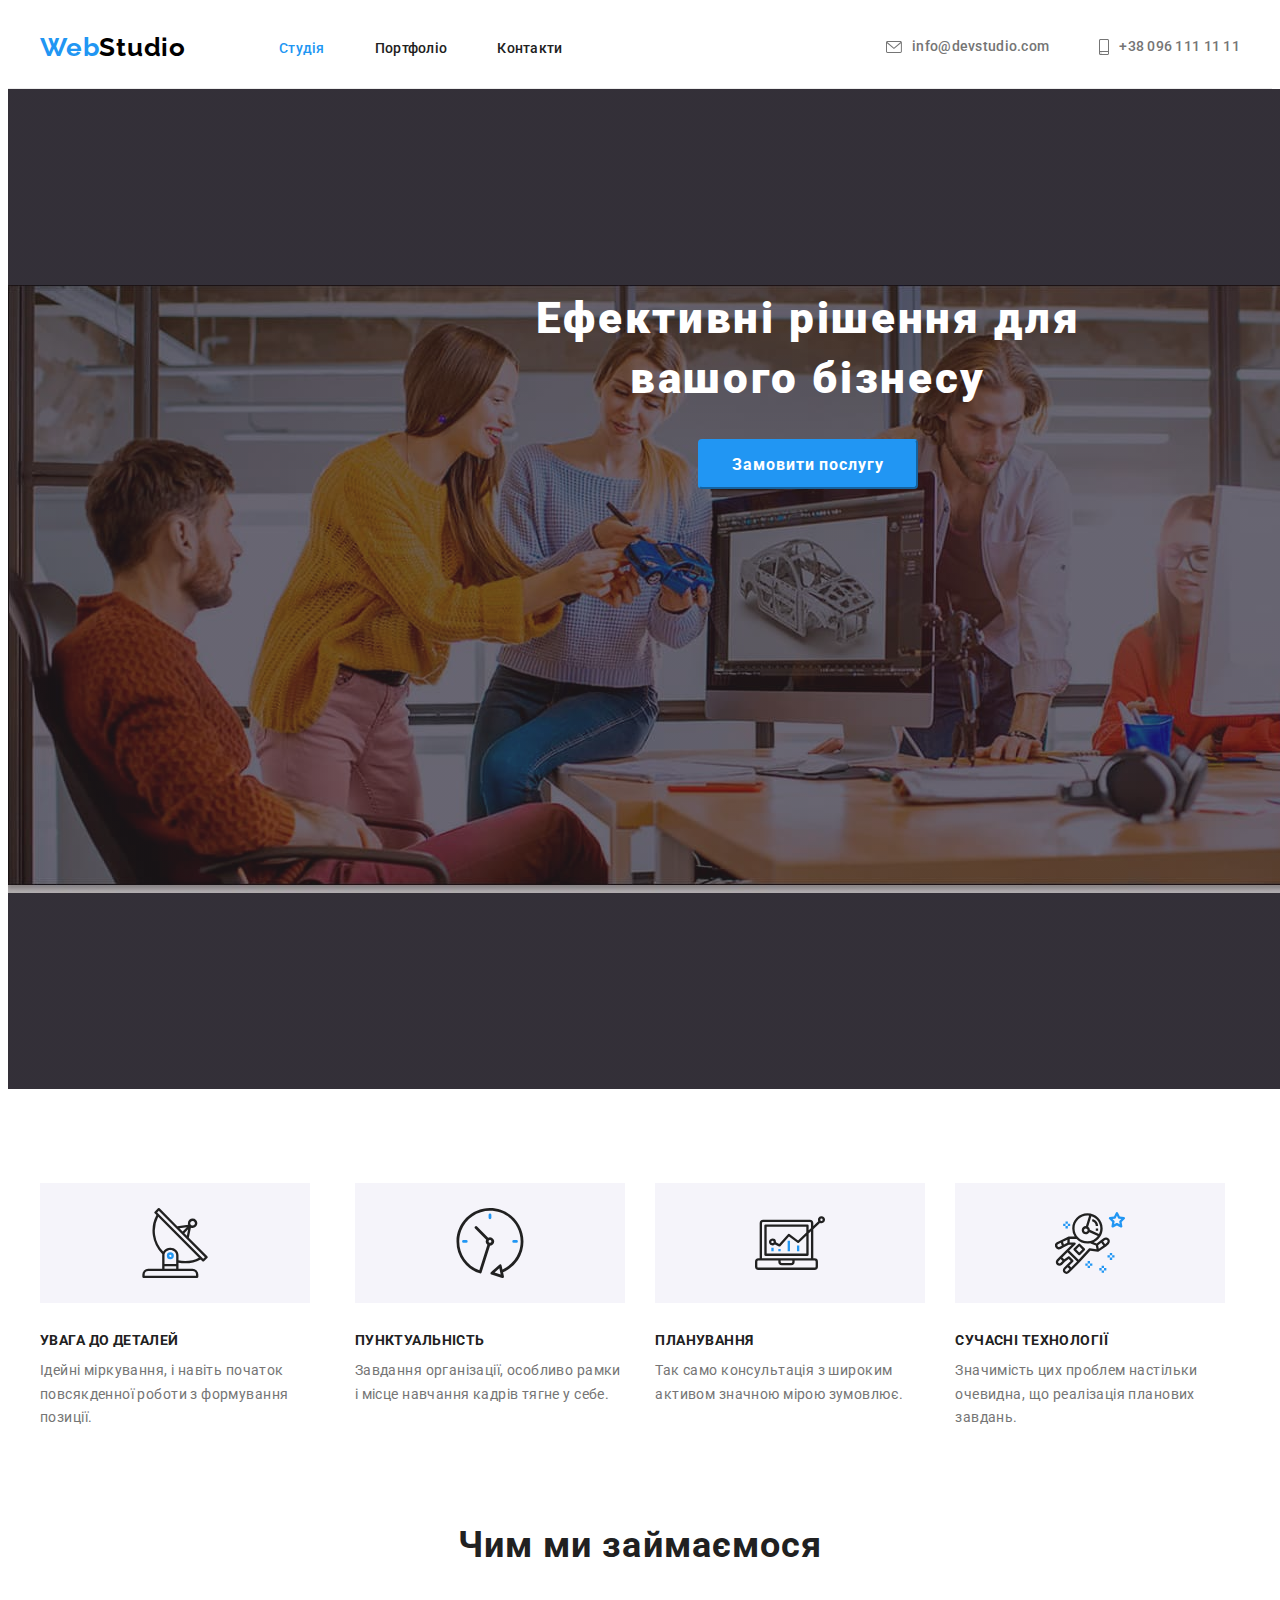
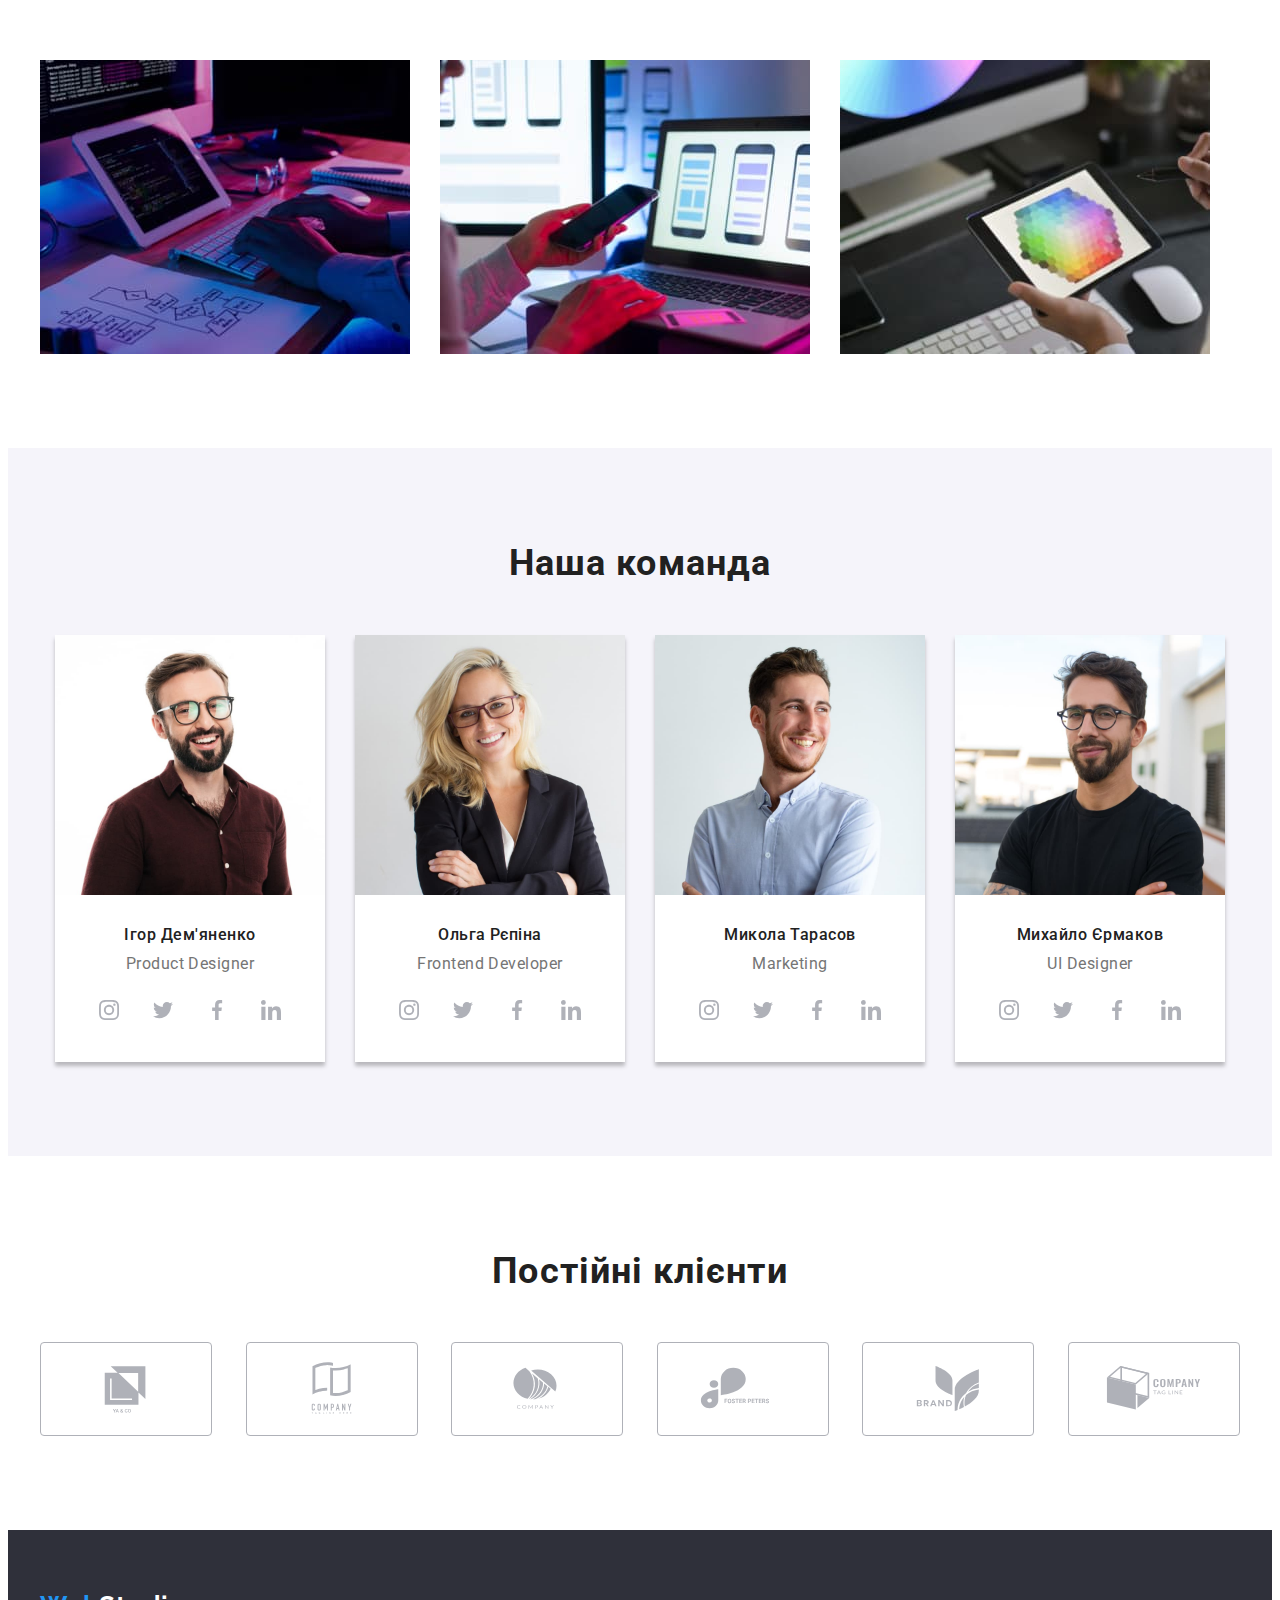
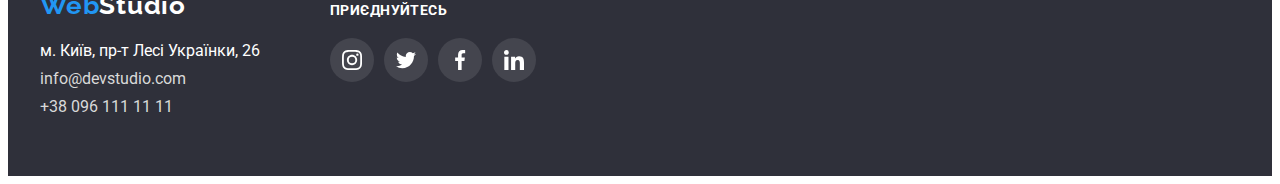
<file: index.html>
<!DOCTYPE html>
<html lang="uk">
  <head>
    <meta charset="UTF-8" />
    <meta http-equiv="X-UA-Compatible" content="IE=edge" />
    <meta name="viewport" content="width=device-width, initial-scale=1.0" />
    <title>Студія</title>
    <link rel="preconnect" href="https://fonts.googleapis.com" />
    <link rel="preconnect" href="https://fonts.gstatic.com" crossorigin />
    <link
      href="https://fonts.googleapis.com/css2?family=Raleway:wght@700&family=Roboto:wght@400;500;700;900&display=swap"
      rel="stylesheet"
    />
    <link
      rel="stylesheet"
      href="https://cdnjs.cloudflare.com/ajax/libs/modern-normalize/1.1.0/modern-normalize.min.css"
      integrity="sha512-wpPYUAdjBVSE4KJnH1VR1HeZfpl1ub8YT/NKx4PuQ5NmX2tKuGu6U/JRp5y+Y8XG2tV+wKQpNHVUX03MfMFn9Q=="
      crossorigin="anonymous"
      referrerpolicy="no-referrer"
    />
    <link rel="stylesheet" href="./css/styles.css" />
  </head>

  <body>
    <header class="header">
      <div class="header-nav container">
        <a href="./index.html" lang="en" class="site-logo link"
          ><span class="site-logo-web">Web</span>Studio</a
        >
        <nav class="site-nav">
          <ul class="list nav-list">
            <li class="item">
              <a href="./index.html" class="nav-link link link-active"
                >Студія</a
              >
            </li>
            <li class="item">
              <a href="./portfolio.html" class="nav-link link">Портфоліо</a>
            </li>
            <li class="item"><a href="" class="nav-link link">Контакти</a></li>
          </ul>
        </nav>
        <ul class="list contacts">
          <li class="item">
            <a href="mailto:info@devstudio.com" class="link mailto">
              <svg width="16" height="12" class="envelope">
                <use href="./images/icons.svg#icon-envelope"></use>
              </svg>
              info@devstudio.com</a
            >
          </li>
          <li class="item">
            <a href="tel:+380961111111" class="link tel">
              <svg width="10" height="16" class="smartphone">
                <use href="./images/icons.svg#icon-smartphone"></use>
              </svg>
              +38 096 111 11 11</a
            >
          </li>
        </ul>
      </div>
    </header>
    <main>
      <!-- Герой -->
      <section class="hero section">
        <h1 class="hero-title">
          Ефективні рішення для <br />
          вашого бізнесу
        </h1>
        <button type="button" class="button">Замовити послугу</button>
      </section>
      <!-- Особливості -->
      <section class="special section">
        <div class="container">
          <h2 class="hidden-header">Особливості</h2>
          <ul class="list special-list">
            <li class="item">
              <div class="special-image">
                <svg width="70" height="70" class="spesial-icon">
                  <use href="./images/icons.svg#icon-antenna"></use>
                </svg>
              </div>
              <h3 class="spesial-header">УВАГА ДО ДЕТАЛЕЙ</h3>
              <p class="special-text">
                Ідейні міркування, і навіть початок повсякденної роботи з
                формування позиції.
              </p>
            </li>
            <li class="item">
              <div class="special-image">
                <svg width="70" height="70" class="spesial-icon">
                  <use href="./images/icons.svg#icon-clock"></use>
                </svg>
              </div>
              <h3 class="spesial-header">ПУНКТУАЛЬНІСТЬ</h3>
              <p class="special-text">
                Завдання організації, особливо рамки і місце навчання кадрів
                тягне у себе.
              </p>
            </li>
            <li class="item">
              <div class="special-image">
                <svg width="70" height="70" class="spesial-icon">
                  <use href="./images/icons.svg#icon-diagram"></use>
                </svg>
              </div>
              <h3 class="spesial-header">ПЛАНУВАННЯ</h3>
              <p class="special-text">
                Так само консультація з широким активом значною мірою зумовлює.
              </p>
            </li>
            <li class="item">
              <div class="special-image">
                <svg width="70" height="70" class="spesial-icon">
                  <use href="./images/icons.svg#icon-astronaut"></use>
                </svg>
              </div>
              <h3 class="spesial-header">СУЧАСНІ ТЕХНОЛОГІЇ</h3>
              <p class="special-text">
                Значимість цих проблем настільки очевидна, що реалізація
                планових завдань.
              </p>
            </li>
          </ul>
        </div>
      </section>
      <!-- Чим ми займаємося -->
      <section class="our-works section no-padding">
        <div class="container">
          <h2 class="our-works section-header">Чим ми займаємося</h2>
          <ul class="list works-list">
            <li class="item">
              <img
                class="no-gap"
                src="./images/img1.jpg"
                alt="програміст досліджує алгоритм"
                width="370"
              />
            </li>
            <li class="item">
              <img
                class="no-gap"
                src="./images/img2.jpg"
                alt="верстальник розмічує сторінку"
                width="370"
              />
            </li>
            <li class="item">
              <img
                class="no-gap"
                src="./images/img3.jpg"
                alt="дизайнер опрацьовує кольорові рішення"
                width="370"
              />
            </li>
          </ul>
        </div>
      </section>
      <!-- Наша команда -->

      <section class="comando section">
        <div class="comando container">
          <h2 class="comando section-header">Наша команда</h2>
          <ul class="list comando-list">
            <li class="section-list">
              <img
                class="no-gap"
                src="./images/img4.jpg"
                alt="Ігор Демʼяненко дизайнер продукту"
                width="270"
              />
              <div class="comando-card">
                <h3 class="comando-names">Ігор Дем'яненко</h3>

                <p lang="en" class="comando-text">Product Designer</p>
                <div>
                  <ul class="social-list list">
                    <li class="social-link">
                      <a class="social-item" href="">
                        <svg width="20" height="20" class="social-icons">
                          <use href="./images/icons.svg#icon-instagram"></use>
                        </svg>
                      </a>
                    </li>
                    <li class="social-link">
                      <a class="social-item" width="20" height="20" href="">
                        <svg width="20" height="20" class="social-icons">
                          <use href="./images/icons.svg#icon-twitter"></use>
                        </svg>
                      </a>
                    </li>
                    <li class="social-link">
                      <a class="social-item" href="">
                        <svg width="20" height="20" class="social-icons">
                          <use href="./images/icons.svg#icon-facebook"></use>
                        </svg>
                      </a>
                    </li>
                    <li class="social-link">
                      <a class="social-item" href="">
                        <svg width="20" height="20" class="social-icons">
                          <use href="./images/icons.svg#icon-linkedin"></use>
                        </svg>
                      </a>
                    </li>
                  </ul>
                </div>
              </div>
            </li>
            <li class="section-list">
              <img
                class="no-gap"
                src="./images/img5.jpg"
                alt="Ольга Рєпіна розробник інтерфейсу"
                width="270"
              />
              <div class="comando-card">
                <h3 class="comando-names">Ольга Рєпіна</h3>
                <p lang="en" class="comando-text">Frontend Developer</p>
                <div>
                  <ul class="social-list list">
                    <li class="social-link">
                      <a class="social-item" href="">
                        <svg width="20" height="20" class="social-icons">
                          <use href="./images/icons.svg#icon-instagram"></use>
                        </svg>
                      </a>
                    </li>
                    <li class="social-link">
                      <a class="social-item" width="20" height="20" href="">
                        <svg width="20" height="20" class="social-icons">
                          <use href="./images/icons.svg#icon-twitter"></use>
                        </svg>
                      </a>
                    </li>
                    <li class="social-link">
                      <a class="social-item" href="">
                        <svg width="20" height="20" class="social-icons">
                          <use href="./images/icons.svg#icon-facebook"></use>
                        </svg>
                      </a>
                    </li>
                    <li class="social-link">
                      <a class="social-item" href="">
                        <svg width="20" height="20" class="social-icons">
                          <use href="./images/icons.svg#icon-linkedin"></use>
                        </svg>
                      </a>
                    </li>
                  </ul>
                </div>
              </div>
            </li>
            <li class="section-list">
              <img
                class="no-gap"
                src="./images/img6.jpg"
                alt="Микола Тарасов маркетолог"
                width="270"
              />
              <div class="comando-card">
                <h3 class="comando-names">Микола Тарасов</h3>
                <p lang="en" class="comando-text">Marketing</p>
                <div>
                  <ul class="social-list list">
                    <li class="social-link">
                      <a class="social-item" href="">
                        <svg width="20" height="20" class="social-icons">
                          <use href="./images/icons.svg#icon-instagram"></use>
                        </svg>
                      </a>
                    </li>
                    <li class="social-link">
                      <a class="social-item" width="20" height="20" href="">
                        <svg width="20" height="20" class="social-icons">
                          <use href="./images/icons.svg#icon-twitter"></use>
                        </svg>
                      </a>
                    </li>
                    <li class="social-link">
                      <a class="social-item" href="">
                        <svg width="20" height="20" class="social-icons">
                          <use href="./images/icons.svg#icon-facebook"></use>
                        </svg>
                      </a>
                    </li>
                    <li class="social-link">
                      <a class="social-item" href="">
                        <svg width="20" height="20" class="social-icons">
                          <use href="./images/icons.svg#icon-linkedin"></use>
                        </svg>
                      </a>
                    </li>
                  </ul>
                </div>
              </div>
            </li>
            <li class="section-list">
              <img
                class="no-gap"
                src="./images/img7.jpg"
                alt="Михайло Єрмаков дизайнер інтерфейсу"
                width="270"
              />
              <div class="comando-card">
                <h3 class="comando-names">Михайло Єрмаков</h3>
                <p lang="en" class="comando-text">UI Designer</p>
                <div>
                  <ul class="social-list list">
                    <li class="social-link">
                      <a class="social-item" href="">
                        <svg width="20" height="20" class="social-icons">
                          <use href="./images/icons.svg#icon-instagram"></use>
                        </svg>
                      </a>
                    </li>
                    <li class="social-link">
                      <a class="social-item" width="20" height="20" href="">
                        <svg width="20" height="20" class="social-icons">
                          <use href="./images/icons.svg#icon-twitter"></use>
                        </svg>
                      </a>
                    </li>
                    <li class="social-link">
                      <a class="social-item" href="">
                        <svg width="20" height="20" class="social-icons">
                          <use href="./images/icons.svg#icon-facebook"></use>
                        </svg>
                      </a>
                    </li>
                    <li class="social-link">
                      <a class="social-item" href="">
                        <svg width="20" height="20" class="social-icons">
                          <use href="./images/icons.svg#icon-linkedin"></use>
                        </svg>
                      </a>
                    </li>
                  </ul>
                </div>
              </div>
            </li>
          </ul>
        </div>
      </section>
      <section class="clients section">
        <div class="clients container">
          <h2 class="clients section-header">Постійні клієнти</h2>
          <ul class="list clients-list">
            <li>
              <a class="clients-items" href="">
                <svg width="106" height="60" class="clients-icon">
                  <use href="./images/icons.svg#icon-client-1"></use>
                </svg>
              </a>
            </li>
            <li>
              <a class="clients-items" href="">
                <svg width="106" height="60" class="clients-icon">
                  <use href="./images/icons.svg#icon-client-2"></use>
                </svg>
              </a>
            </li>
            <li>
              <a class="clients-items" href="">
                <svg width="106" height="60" class="clients-icon">
                  <use href="./images/icons.svg#icon-client-3"></use>
                </svg>
              </a>
            </li>
            <li>
              <a class="clients-items" href="">
                <svg width="106" height="60" class="clients-icon">
                  <use href="./images/icons.svg#icon-client-4"></use>
                </svg>
              </a>
            </li>
            <li>
              <a class="clients-items" href="">
                <svg width="106" height="60" class="clients-icon">
                  <use href="./images/icons.svg#icon-client-5"></use>
                </svg>
              </a>
            </li>
            <li>
              <a class="clients-items" href="">
                <svg width="106" height="60" class="clients-icon">
                  <use href="./images/icons.svg#icon-client-6"></use>
                </svg>
              </a>
            </li>
          </ul>
        </div>
      </section>
    </main>
    <footer class="footer">
      <div class="in-footer container">
        <div>
          <a href="./index.html" lang="en" class="site-logo link"
            ><span class="site-logo-web">Web</span>Studio</a
          >
          <addres class="addres">
            <ul class="list addres">
              <li class="item">м. Київ, пр-т Лесі Українки, 26</li>
              <li class="item">
                <a href="mailto:info@devstudio.com" class="link addres-mailto"
                  >info@devstudio.com</a
                >
              </li>
              <li class="item">
                <a href="tel:+380961111111" class="link addres-tel"
                  >+38 096 111 11 11</a
                >
              </li>
            </ul>
          </addres>
        </div>

        <div class="footer-social">
          <h4 class="join">ПРИЄДНУЙТЕСЬ</h4>
          <ul class="footer-social-list list">
            <li class="footer-social-link">
              <a class="footer-social-item" href="">
                <svg width="20" height="20" class="footer-social-icons">
                  <use href="./images/icons.svg#icon-instagram"></use>
                </svg>
              </a>
            </li>
            <li class="footer-social-link">
              <a class="footer-social-item" width="20" height="20" href="">
                <svg width="20" height="20" class="sfooter-ocial-icons">
                  <use href="./images/icons.svg#icon-twitter"></use>
                </svg>
              </a>
            </li>
            <li class="footer-social-link">
              <a class="footer-social-item" href="">
                <svg width="20" height="20" class="footer-social-icons">
                  <use href="./images/icons.svg#icon-facebook"></use>
                </svg>
              </a>
            </li>
            <li class="footer-social-link">
              <a class="footer-social-item" href="">
                <svg width="20" height="20" class="footer-social-icons">
                  <use href="./images/icons.svg#icon-linkedin"></use>
                </svg>
              </a>
            </li>
          </ul>
        </div>
      </div>
    </footer>
  </body>
</html>
</file>
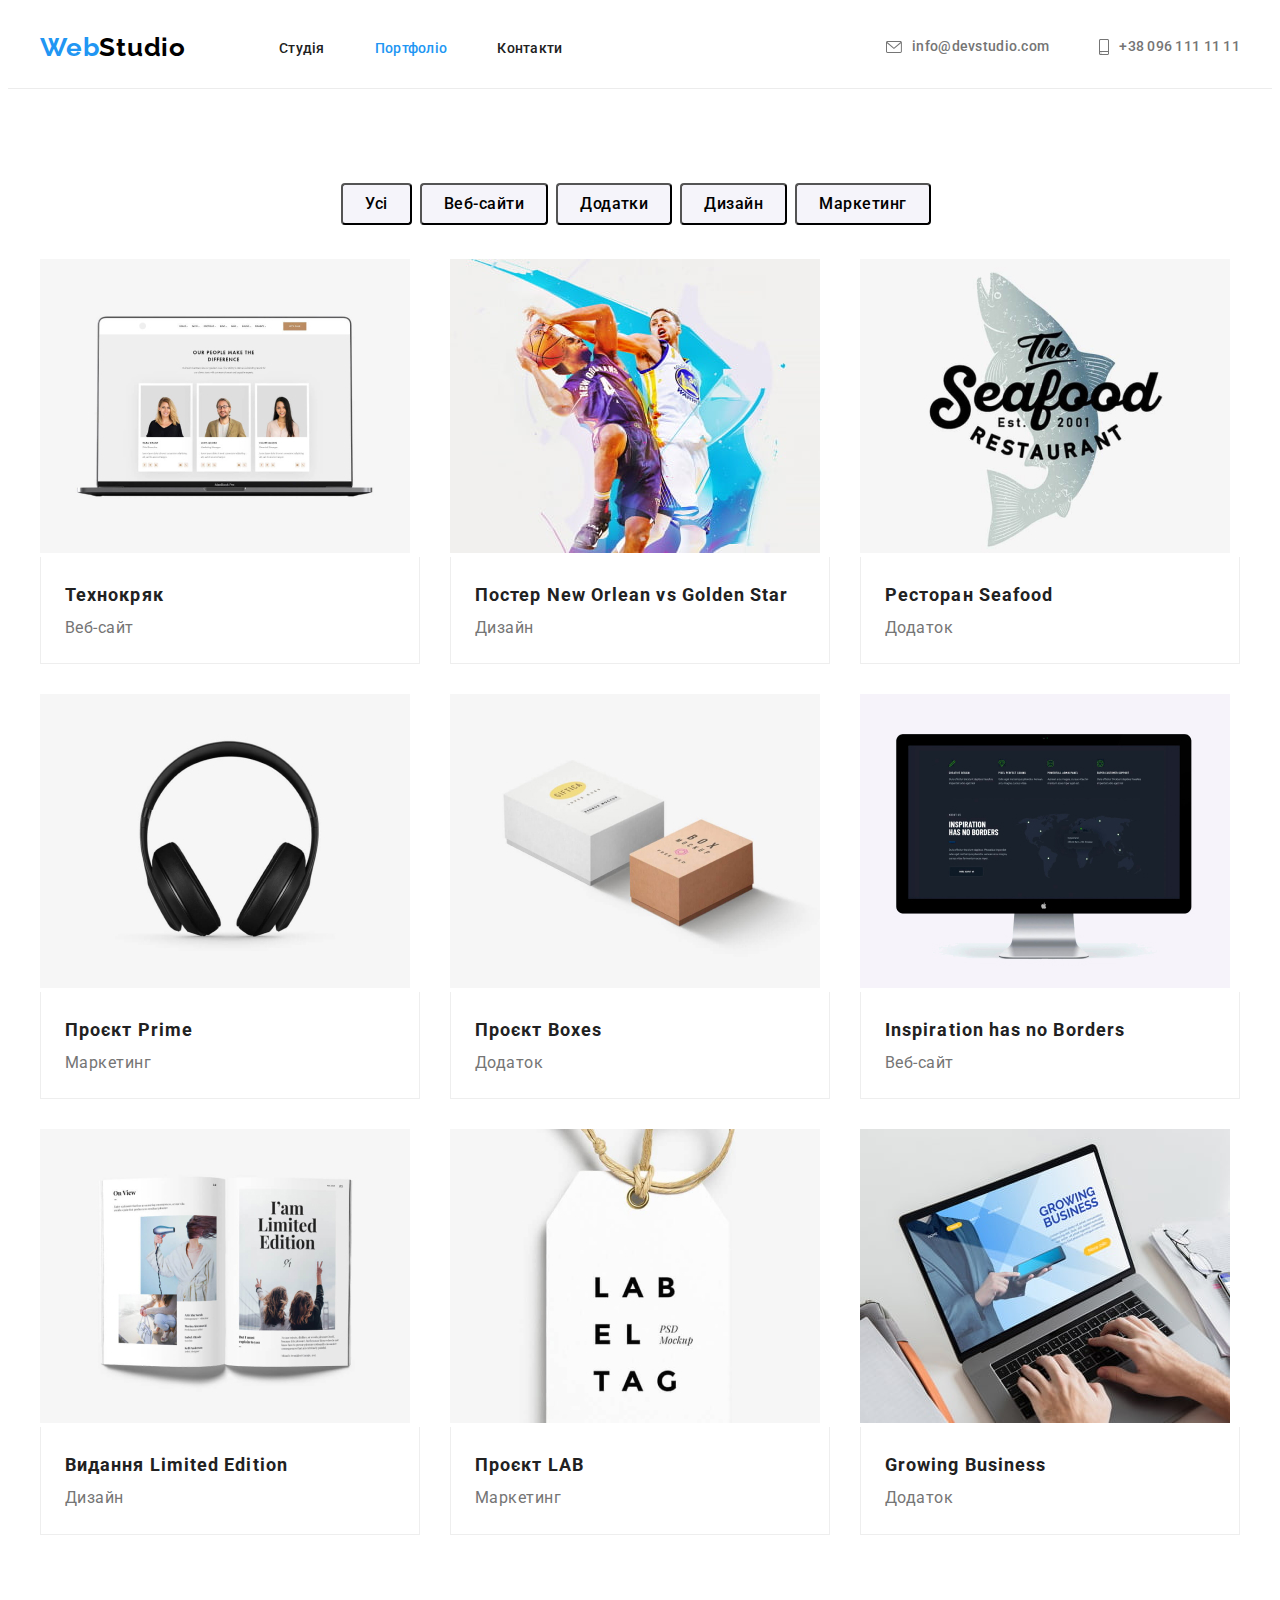
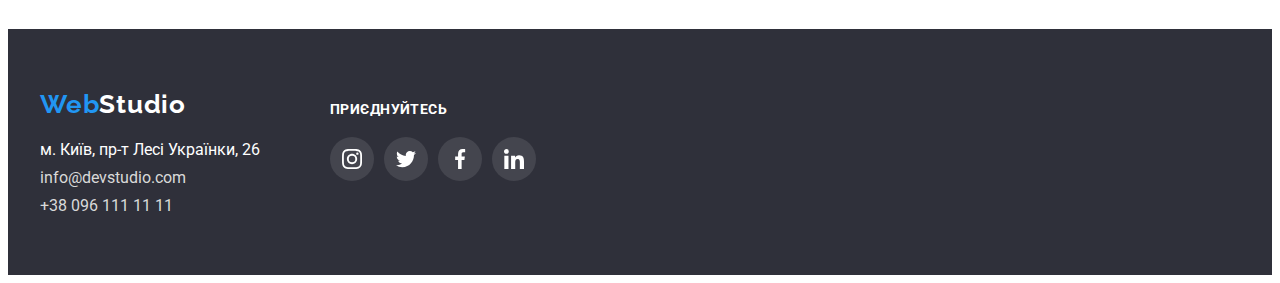
<file: portfolio.html>
<!DOCTYPE html>
<html lang="uk">
  <head>
    <meta charset="UTF-8" />
    <meta http-equiv="X-UA-Compatible" content="IE=edge" />
    <meta name="viewport" content="width=device-width, initial-scale=1.0" />
    <title>Портфоліо</title>
    <link rel="preconnect" href="https://fonts.googleapis.com" />
    <link rel="preconnect" href="https://fonts.gstatic.com" crossorigin />
    <link
      href="https://fonts.googleapis.com/css2?family=Raleway:wght@700&family=Roboto:wght@400;500;700;900&display=swap"
      rel="stylesheet"
    />
    <link
      rel="stylesheet"
      href="https://cdnjs.cloudflare.com/ajax/libs/modern-normalize/1.1.0/modern-normalize.min.css"
      integrity="sha512-wpPYUAdjBVSE4KJnH1VR1HeZfpl1ub8YT/NKx4PuQ5NmX2tKuGu6U/JRp5y+Y8XG2tV+wKQpNHVUX03MfMFn9Q=="
      crossorigin="anonymous"
      referrerpolicy="no-referrer"
    />
    <link rel="stylesheet" href="./css/styles.css" />
  </head>
  <body>
    <header class="header">
      <div class="header-nav container">
        <a href="./index.html" lang="en" class="site-logo link"
          ><span class="site-logo-web">Web</span>Studio</a
        >
        <nav class="site-nav">
          <ul class="list nav-list">
            <li class="item">
              <a href="./index.html" class="nav-link link">Студія</a>
            </li>
            <li class="item">
              <a href="./portfolio.html" class="nav-link link link-active"
                >Портфоліо</a
              >
            </li>
            <li class="item">
              <a href="" class="nav-link link">Контакти</a>
            </li>
          </ul>
        </nav>
        <ul class="list contacts">
          <li class="item">
            <a href="mailto:info@devstudio.com" class="link mailto">
              <svg width="16" height="12" class="envelope">
                <use href="./images/icons.svg#icon-envelope"></use>
              </svg>
              info@devstudio.com</a
            >
          </li>
          <li class="item">
            <a href="tel:+380961111111" class="link tel">
              <svg width="10" height="16" class="smartphone">
                <use href="./images/icons.svg#icon-smartphone"></use>
              </svg>
              +38 096 111 11 11</a
            >
          </li>
        </ul>
      </div>
    </header>
    <main>
      <section class="section">
        <h1 class="hidden-header">Приклади робіт</h1>
        <div class="filter">
          <ul class="list filter container">
            <li><button type="button" class="radio-button">Усі</button></li>
            <li>
              <button type="button" class="radio-button">Веб-сайти</button>
            </li>
            <li><button type="button" class="radio-button">Додатки</button></li>
            <li><button type="button" class="radio-button">Дизайн</button></li>
            <li>
              <button type="button" class="radio-button">Маркетинг</button>
            </li>
          </ul>
        </div>
        <div class="container">
          <ul class="examples list">
            <li class="flex-element">
              <a class="examples-item link" href="">
                <img
                  src="./images/img8.jpg"
                  alt="Сайт Технокряк на екрані ноутбука"
                  width="370"
                />
                <div class="card-border">
                  <h2 class="work-examples">Технокряк</h2>
                  <p class="filter-text">Веб-сайт</p>
                </div>
              </a>
            </li>

            <li class="flex-element">
              <a class="examples-item link" href="">
                <img
                  src="./images/img9.jpg"
                  alt="Постер гри New Orlean vs Golden Star"
                  width="370"
                />
                <div class="card-border">
                  <h2 class="work-examples">
                    Постер <span lang="en">New Orlean vs Golden Star</span>
                  </h2>
                  <p class="filter-text">Дизайн</p>
                </div>
              </a>
            </li>

            <li class="flex-element">
              <a class="examples-item link" href="">
                <img
                  src="./images/img10.jpg"
                  alt="Логотип ресторана Seafood"
                  width="370"
                />
                <div class="card-border">
                  <h2 class="work-examples">
                    Ресторан <span lang="en">Seafood</span>
                  </h2>
                  <p class="filter-text">Додаток</p>
                </div>
              </a>
            </li>

            <li class="flex-element">
              <a class="examples-item link" href="">
                <img
                  src="./images/img11.jpg"
                  alt="Аудіонавушники"
                  width="370"
                />
                <div class="card-border">
                  <h2 class="work-examples">
                    Проєкт <span lang="en">Prime</span>
                  </h2>
                  <p class="filter-text">Маркетинг</p>
                </div>
              </a>
            </li>

            <li class="flex-element">
              <a class="examples-item link" href="">
                <img
                  src="./images/img12.jpg"
                  alt="Логотип проекту Boxes"
                  width="370"
                />
                <div class="card-border">
                  <h2 class="work-examples">
                    Проєкт <span lang="en">Boxes</span>
                  </h2>
                  <p class="filter-text">Додаток</p>
                </div>
              </a>
            </li>

            <li class="flex-element">
              <a class="examples-item link" href="">
                <img
                  src="./images/img13.jpg"
                  alt="На моніторі вебсайт проекту Inspiration has no Borders"
                  width="370"
                />
                <div class="card-border">
                  <h2 class="work-examples" lang="en">
                    Inspiration has no Borders
                  </h2>
                  <p class="filter-text">Веб-сайт</p>
                </div>
              </a>
            </li>

            <li class="flex-element">
              <a class="examples-item link" href="">
                <img
                  src="./images/img14.jpg"
                  alt="Дизайн видання Limited Edition"
                  width="370"
                />
                <div class="card-border">
                  <h2 class="work-examples">
                    Видання <span lang="en">Limited Edition</span>
                  </h2>
                  <p class="filter-text">Дизайн</p>
                </div>
              </a>
            </li>

            <li class="flex-element">
              <a class="examples-item link" href="">
                <img
                  src="./images/img15.jpg"
                  alt="Логотип проєкту LAB"
                  width="370"
                />
                <div class="card-border">
                  <h2 class="work-examples">
                    Проєкт<span lang="en"> LAB</span>
                  </h2>
                  <p class="filter-text">Маркетинг</p>
                </div>
              </a>
            </li>

            <li class="flex-element">
              <a class="examples-item link" href="">
                <img
                  src="./images/img16.jpg"
                  alt="Додаток Growing Business на екрані ноутбука"
                  width="370"
                />
                <div class="card-border">
                  <h2 class="work-examples" lang="en">Growing Business</h2>
                  <p class="filter-text">Додаток</p>
                </div>
              </a>
            </li>
          </ul>
        </div>
      </section>
    </main>
    <footer class="footer">
      <div class="in-footer container">
        <div>
          <a href="./index.html" lang="en" class="site-logo link"
            ><span class="site-logo-web">Web</span>Studio</a
          >
          <addres class="addres">
            <ul class="list addres">
              <li class="item">м. Київ, пр-т Лесі Українки, 26</li>
              <li class="item">
                <a href="mailto:info@devstudio.com" class="link addres-mailto"
                  >info@devstudio.com</a
                >
              </li>
              <li class="item">
                <a href="tel:+380961111111" class="link addres-tel"
                  >+38 096 111 11 11</a
                >
              </li>
            </ul>
          </addres>
        </div>

        <div class="footer-social">
          <h4 class="join">ПРИЄДНУЙТЕСЬ</h4>
          <ul class="footer-social-list list">
            <li class="footer-social-link">
              <a class="footer-social-item" href="">
                <svg width="20" height="20" class="footer-social-icons">
                  <use href="./images/icons.svg#icon-instagram"></use>
                </svg>
              </a>
            </li>
            <li class="footer-social-link">
              <a class="footer-social-item" width="20" height="20" href="">
                <svg width="20" height="20" class="sfooter-ocial-icons">
                  <use href="./images/icons.svg#icon-twitter"></use>
                </svg>
              </a>
            </li>
            <li class="footer-social-link">
              <a class="footer-social-item" href="">
                <svg width="20" height="20" class="footer-social-icons">
                  <use href="./images/icons.svg#icon-facebook"></use>
                </svg>
              </a>
            </li>
            <li class="footer-social-link">
              <a class="footer-social-item" href="">
                <svg width="20" height="20" class="footer-social-icons">
                  <use href="./images/icons.svg#icon-linkedin"></use>
                </svg>
              </a>
            </li>
          </ul>
        </div>
      </div>
    </footer>
  </body>
</html>
</file>
<file: css/styles.css>
/* Палітра: */

/* Верхня лінія 
#212121 #2196F3 #757575 #000000 #ECECEC #FFFFFF */

/* Шапка
#FFFFFF #2196F3 #2F303A */

/* Особливості
#212121 #757575 */

/* Чим займаємося 
#212121 */

/* Наша команда
 #212121 #757575 #FFFFFF #F5F4FA  */

/* Підвал
#FFFFFF #FFFFFF60%  #2196F3 #2F303A */

/* Колір лого #000000 */
/* Головний колір тексту  #212121 */
/* Вторинний колір тексту #757575 */
/* Адреса колір контактів  #D9D9D9 */
/* Білий колір #FFFFFF */
/* Акцент #2196F3 */
/* Бекграунд секції #F5F4FA */
/* Бекграунд шапки і футера #2F303A */
/* Колір лайн верхньої лінії #ECECEC */

:root {
  --primary-text-color: #212121;
  --secondary-text-color: #757575;
  --adress-text-color: #FFFFFF60%;
  --wite-color: #ffffff;
  --accent-color: #2196f3;
  --prymary-background-color: #f5f4fa;
  --secondary-background-color: #2f303a;
}

h1,
h2,
h3,
h4,
h5,
h6,
p {
  margin: 0px;
}
ul {
  margin: 0px;
  padding-left: 0px;
}

body {
  color: var(--primary-text-color);
  background-color: var(--wite-color);
  font-family: Roboto, sans-serif;
}

.list {
  list-style: none;
}
.link {
  text-decoration: none;
}
.section-header {
  font-size: 36px;

  line-height: 1.17;
  letter-spacing: 0.03em;
  text-align: center;
}
.special-text,
.comando-text {
  color: var(--secondary-text-color);
}

.section {
  padding-top: 94px;
  padding-bottom: 94px;
}

.container {
  margin-right: auto;
  margin-left: auto;
  padding-left: 15px;
  padding-right: 15px;
  width: 1200px;
}

/* Головна сторінка*/
/* Хедер */
.header {
  padding-top: 24px;
  padding-bottom: 25px;
  border-bottom-width: 1px;
  border-bottom-color: #ececec;
  border-bottom-style: solid;
}

.header-nav.container {
  display: flex;
  align-items: center;
}

.site-logo {
  color: #000000;
  font-family: Raleway, sans-serif;
  font-size: 26px;
  font-weight: 700;
  line-height: 1.19;
  letter-spacing: 0.03em;
}
.site-logo-web {
  color: #2196f3;
}

.site-nav {
  margin-left: 93px;
}

.nav-list {
  display: flex;
}

.list.nav-list .item + .item {
  margin-left: 50px;
}

.nav-link {
  color: var(--primary-text-color);
  font-size: 14px;
  font-weight: 500;
  line-height: 1.14;
  letter-spacing: 0.02em;
}
.link-active {
  color: var(--accent-color);
}
.list.contacts {
  display: flex;
  margin-left: auto;
}
.list.contacts .item + .item {
  margin-left: 50px;
}

.mailto,
.tel {
  color: var(--secondary-text-color);
  font-size: 14px;
  font-weight: 500;
  line-height: 1.14;
  letter-spacing: 0.02em;
}
.nav-link:hover,
.mailto:hover,
.tel:hover,
.nav-link:focus,
.mailto:focus,
.tel:focus {
  color: var(--accent-color);
}
.envelope {
  margin-right: 10px;
  fill: currentColor;
}
.smartphone {
  margin-right: 10px;
  fill: currentColor;
}
.link.mailto,
.link.tel {
  display: flex;
  align-items: center;
}

/* Герой */
.hero {
  background-color: #2f303a;

  background-image: linear-gradient(
      to right,
      rgba(58, 47, 53, 0.4),
      rgba(58, 47, 53, 0.4)
    ),
    url(../images/hero.jpg);

  background-repeat: no-repeat;
  background-position: center;
  height: 600px;
  min-width: 1600px;
  margin-left: auto;
  margin-right: auto;

  text-align: center;
}

.hero-title {
  color: #ffffff;
  font-size: 44px;
  font-weight: 900;
  line-height: 1.36;
  letter-spacing: 0.06em;

  margin-bottom: 30px;
}
.button {
  display: inline-block;

  color: #ffffff;
  background-color: var(--accent-color);
  cursor: pointer;
  font-family: inherit;
  font-size: 16px;
  font-weight: 700;
  line-height: 1.8;
  letter-spacing: 0.06em;

  height: 50px;

  padding: 10px 32px;

  min-width: 216px;
  height: 50px;
  left: 692px;
  top: 430px;
  border-color: var(--accent-color);
  border-radius: 4px;
}
.hero.section {
  padding-top: 200px;
  padding-bottom: 200px;
}

/* Особливості */
.special.section {
}
.hidden-header {
  position: absolute;
  width: 1px;
  height: 1px;
  margin: -1px;
  border: 0;
  padding: 0;
  white-space: nowrap;
  clip-path: inset(100%);
  clip: rect(0 0 0 0);
  overflow: hidden;
}
.special-list {
  display: flex;
  justify-content: space-between;
}
.list.special-list .item + .item {
  margin-left: 30px;
}

.special-image {
  width: 270px;
  height: 120px;
  background-color: #f5f4fa;
  display: flex;
  justify-content: center;
  align-items: center;
  margin-bottom: 30px;
}

.spesial-header {
  font-size: 14px;
  line-height: 1.14;
  letter-spacing: 0.03em;

  margin-bottom: 10px;
}

.special-text {
  font-size: 14px;
  line-height: 1.7;
  letter-spacing: 0.03em;
}

/* Чим ми займаємося */
.no-padding {
  padding-top: 0px;
}

.our-works.section-header {
  margin-bottom: 94px;
}

.works-list {
  display: flex;
}

.list.works-list .item + .item {
  margin-left: 30px;
}

.no-gap {
  display: block;
}

/* Наша команда */
.comando {
  background-color: #f5f4fa;
}

.section-list {
  background-color: var(--wite-color);
  box-shadow: 0px 4px 4px 0px #00000040;
}
.comando-list {
  display: flex;
  justify-content: space-around;
}

.comando.section-header {
  margin-bottom: 50px;
}
.comando-card {
  padding-top: 30px;
  padding-bottom: 30px;
  text-align: center;
}

.comando-names {
  font-size: 16px;
  font-weight: 500;
  line-height: 1.19;
  letter-spacing: 0.03em;
  margin-bottom: 10px;
}
.comando-text {
  font-size: 16px;
  line-height: 1.19;
  letter-spacing: 0.03em;
  margin-bottom: 15px;
}

.social-item {
  display: flex;
  width: 44px;
  height: 44px;
  background-color: var(--wite-color);
  border-radius: 50%;
  justify-content: center;
  align-items: center;
}

.social-list {
  display: flex;
  justify-content: center;
}

.social-list.list .social-link + .social-link {
  margin-left: 10px;
}
.social-item {
  fill: #afb1b8;
}

.social-item:hover,
.social-item:focus {
  fill: var(--wite-color);
  background-color: var(--accent-color);
}

/* Постійні клієнти */

.clients.section-header {
  margin-bottom: 50px;
}

.clients-list {
  display: flex;
  justify-content: space-between;
}

.clients-items {
  display: flex;
  justify-content: center;
  align-items: center;
  border-width: 1px;
  width: 170px;
  height: 92px;
  border-color: #afb1b8;
  border-style: solid;
  border-radius: 4px;
  fill: #afb1b8;
}

.clients-items:hover,
.clients-items:focus {
  border-color: var(--accent-color);
  fill: var(--accent-color);
}
.client-icon {
  width: 100%;
  height: 100%;
  fill: currentColor;
}

.list.clients-list .clients-icon + .clients-icon {
  margin-left: 30px;
}

/* Футер */
.footer {
  background-color: var(--secondary-background-color);
  padding-top: 60px;
  padding-bottom: 60px;
}
.in-footer.container {
  display: flex;
}

.footer .site-logo {
  color: #ffffff;
}
.addres {
  font-style: normal;
}

.addres {
  margin-top: 20px;
}

.list.addres .item + .item {
  margin-top: 9px;
}

.list.addres {
  color: var(--wite-color);
}
.addres-mailto,
.addres-tel {
  color: #d9d9d9;
}
.addres-mailto:hover,
.addres-tel:hover,
.addres-mailto:focus,
.addres-tel:focus {
  color: var(--accent-color);
}

.footer-social {
  margin-left: 70px;
  margin-top: 12px;
}
.join {
  color: var(--wite-color);
  margin-bottom: 20px;
  font-family: Roboto;
  font-size: 14px;
  font-weight: 700;
  line-height: 16px;
  letter-spacing: 0.03em;
  text-align: left;
}

.footer-social-item {
  display: flex;
  width: 44px;
  height: 44px;
  background-color: rgba(255, 255, 255, 0.1);
  border-radius: 50%;
  justify-content: center;
  align-items: center;
}

.footer-social-list {
  display: flex;
  justify-content: center;
}

.footer-social-list.list .footer-social-link + .footer-social-link {
  margin-left: 10px;
}
.footer-social-item {
  fill: #ffffff;
}

.footer-social-item:hover,
.footer-social-item:focus {
  fill: var(--wite-color);
  background-color: var(--accent-color);
}

/* Сторінка-Портфолио */
.filter.container {
  display: flex;
  justify-content: center;
}

.examples.list {
  display: flex;
  flex-wrap: wrap;
}
.flex-element {
  width: calc((100% - 60px) / 3);
  margin-right: 30px;
  margin-bottom: 30px;
}

.examples-item {
  display: block;
}

.examples-item:hover {
  box-shadow: 0px 4px 4px 0px #00000040;
}

.flex-element:nth-child(3n) {
  margin-right: 0%;
}
.flex-element:nth-last-child(-n + 3) {
  margin-bottom: 0%;
}

.filter {
  margin-bottom: 34px;
}

.radio-button {
  display: inline-block;
  padding: 6px 22px;
  margin-right: 8px;
  border-radius: 4px;

  background-color: var(--prymary-background-color);
  cursor: pointer;
  font-family: inherit;
  font-size: 16px;
  font-weight: 500;
  line-height: 1.6;
  letter-spacing: 0.03em;
  text-align: center;
}

.radio-button:hover,
.radio-button:focus {
  color: var(--wite-color);
  background-color: var(--accent-color);
  box-shadow: 0px 4px 4px 0px #00000040;
}

.work-examples {
  color: #212121;
  font-size: 18px;
  line-height: 2;
  letter-spacing: 0.06em;
}
.filter-text {
  color: var(--secondary-text-color);
  font-size: 16px;
  line-height: 1.9;
  letter-spacing: 0.03em;
}
.card-border {
  border-right-width: 1px;
  border-right-color: #eeeeee;
  border-right-style: solid;

  border-bottom-width: 1px;
  border-bottom-color: #eeeeee;
  border-bottom-style: solid;

  border-left-width: 1px;
  border-left-color: #eeeeee;
  border-left-style: solid;

  padding-left: 24px;
  padding-top: 20px;
  padding-bottom: 20px;
  padding-right: 24px;
}
</file>
